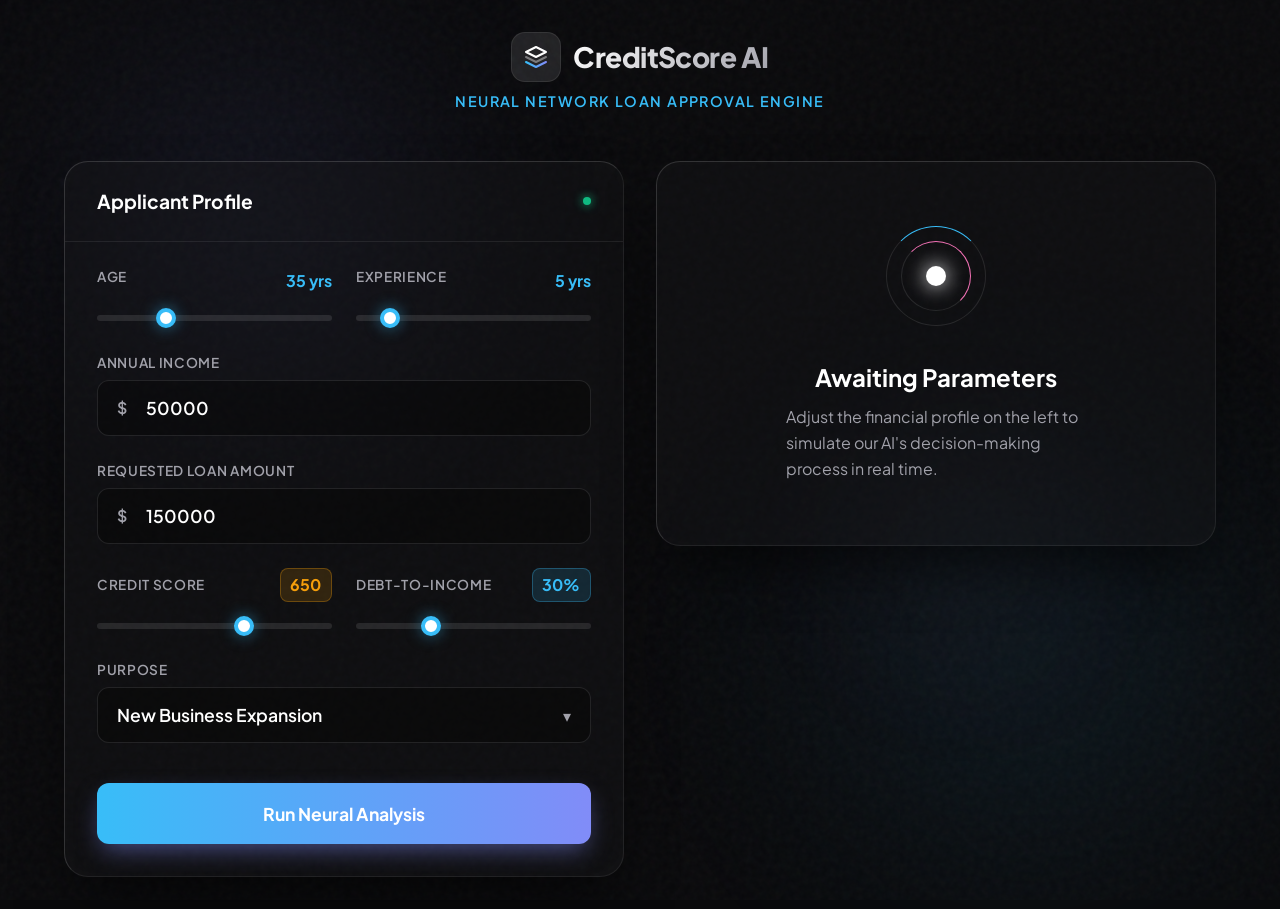
<file: index.html>
<!DOCTYPE html>
<html lang="en">
<head>
    <meta charset="UTF-8">
    <meta name="viewport" content="width=device-width, initial-scale=1.0">
    <title>CreditScore AI | Smart Pre-Approval</title>
    <!-- Premium Google Fonts: Plus Jakarta Sans for modern minimal feel -->
    <link href="https://fonts.googleapis.com/css2?family=Plus+Jakarta+Sans:wght@300;400;500;600;700;800&display=swap" rel="stylesheet">
    <link rel="stylesheet" href="style.css">
</head>
<body>
    <!-- Advanced Premium Background Mesh & Texture -->
    <div class="bg-texture"></div>
    <div class="ambient-glow glow-primary"></div>
    <div class="ambient-glow glow-secondary"></div>
    <div class="ambient-glow glow-accent"></div>

    <div class="container">
        <!-- Minimalist Header -->
        <header class="header slide-in-top">
            <div class="logo-group">
                <div class="logo-mark">
                    <svg width="24" height="24" viewBox="0 0 24 24" fill="none" xmlns="http://www.w3.org/2000/svg">
                        <path d="M12 2L2 7L12 12L22 7L12 2Z" stroke="white" stroke-width="2" stroke-linecap="round" stroke-linejoin="round"/>
                        <path d="M2 17L12 22L22 17" stroke="url(#paint0_linear)" stroke-width="2" stroke-linecap="round" stroke-linejoin="round"/>
                        <path d="M2 12L12 17L22 12" stroke="rgba(255,255,255,0.4)" stroke-width="2" stroke-linecap="round" stroke-linejoin="round"/>
                        <defs>
                            <linearGradient id="paint0_linear" x1="2" y1="17" x2="22" y2="17" gradientUnits="userSpaceOnUse">
                                <stop stop-color="#38BDF8" />
                                <stop offset="1" stop-color="#818CF8" />
                            </linearGradient>
                        </defs>
                    </svg>
                </div>
                <h2>CreditScore AI</h2>
            </div>
            <p class="tagline">Neural Network Loan Approval Engine</p>
        </header>

        <main class="dashboard-grid fade-in-up">
            <!-- Left Side: Interactive Input Panel -->
            <section class="glass-panel input-panel">
                <div class="panel-header">
                    <h3>Applicant Profile</h3>
                    <span class="status-dot"></span>
                </div>
                
                <form id="prediction-form" class="modern-form">
                    <div class="form-grid">
                        
                        <div class="input-group">
                            <div class="input-header">
                                <label for="age">Age</label>
                                <span class="val-display" id="age-val">35 yrs</span>
                            </div>
                            <input type="range" id="age" min="18" max="80" value="35" class="sleek-slider focus-primary">
                        </div>

                        <div class="input-group">
                            <div class="input-header">
                                <label for="years-employed">Experience</label>
                                <span class="val-display" id="years-val">5 yrs</span>
                            </div>
                            <input type="range" id="years-employed" min="0" max="45" value="5" class="sleek-slider focus-secondary">
                        </div>

                        <div class="input-group full-width">
                            <label for="income">Annual Income</label>
                            <div class="currency-input">
                                <span class="currency-symbol">$</span>
                                <input type="number" id="income" value="50000" min="15000" max="500000" step="1000">
                            </div>
                        </div>

                        <div class="input-group full-width">
                            <label for="loan-amount">Requested Loan Amount</label>
                            <div class="currency-input input-glow-accent">
                                <span class="currency-symbol">$</span>
                                <input type="number" id="loan-amount" value="150000" min="10000" max="1000000" step="5000">
                            </div>
                        </div>

                        <div class="input-group">
                            <div class="input-header">
                                <label for="credit-score">Credit Score</label>
                                <span class="val-display badge badge-gold" id="credit-val">650</span>
                            </div>
                            <input type="range" id="credit-score" min="300" max="850" value="650" class="sleek-slider">
                        </div>

                        <div class="input-group">
                            <div class="input-header">
                                <label for="dti">Debt-to-Income</label>
                                <span class="val-display badge" id="dti-val">30%</span>
                            </div>
                            <input type="range" id="dti" min="0" max="1" value="0.30" step="0.01" class="sleek-slider">
                        </div>

                        <div class="input-group full-width">
                            <label for="loan-purpose">Purpose</label>
                            <div class="select-wrapper">
                                <select id="loan-purpose">
                                    <option value="Home Improvement">Home Improvement</option>
                                    <option value="Debt Consolidation">Debt Consolidation</option>
                                    <option value="Business" selected>New Business Expansion</option>
                                    <option value="Education">Education</option>
                                    <option value="Medical">Medical Expenses</option>
                                    <option value="Personal">Personal Goal</option>
                                    <option value="Auto">Auto Financing</option>
                                    <option value="Other">Other</option>
                                </select>
                                <div class="select-indicator">▾</div>
                            </div>
                        </div>
                    </div>

                    <div class="action-footer">
                        <button type="submit" id="predict-btn" class="neuro-btn">
                            <span class="btn-text">Run Neural Analysis</span>
                            <div class="btn-shimmer"></div>
                            <svg class="loader-svg hidden" id="btn-loader" viewBox="0 0 24 24">
                                <circle cx="12" cy="12" r="10" fill="none" stroke-width="3" stroke="rgba(255,255,255,0.3)"/>
                                <path d="M12 2a10 10 0 0 1 10 10" fill="none" stroke="white" stroke-width="3" stroke-linecap="round"/>
                            </svg>
                        </button>
                    </div>
                </form>
            </section>

            <!-- Right Side: AI Results Panel -->
            <section class="results-container">
                <!-- Initial Placeholder -->
                <div id="initial-state" class="glass-panel text-center placeholder-state">
                    <div class="orbit-spinner">
                        <div class="orbit-ring ring-1"></div>
                        <div class="orbit-ring ring-2"></div>
                        <div class="orbit-core"></div>
                    </div>
                    <h2>Awaiting Parameters</h2>
                    <p>Adjust the financial profile on the left to simulate our AI's decision-making process in real time.</p>
                </div>

                <!-- Dashboard (Hidden initially) -->
                <div id="results-dashboard" class="dashboard-stack hidden">
                    
                    <div class="glass-panel major-decision" id="decision-card">
                        <div class="card-bg-glow"></div>
                        <p class="overline">AI Final Verdict</p>
                        <h2 id="decision-text" class="glitch-text">APPROVED</h2>
                    </div>

                    <div class="analytics-grid">
                        <div class="glass-panel analytic-card gradient-border">
                            <h3>Approval Confidence</h3>
                            <div class="gauge-container">
                                <svg viewBox="0 0 120 120" class="gauge">
                                    <circle class="gauge-track" cx="60" cy="60" r="50"></circle>
                                    <circle class="gauge-fill" id="approval-gauge" cx="60" cy="60" r="50"></circle>
                                </svg>
                                <div class="gauge-value" id="approval-value">0<span class="percent">%</span></div>
                            </div>
                        </div>
                        
                        <div class="glass-panel analytic-card">
                            <h3>Risk Probability</h3>
                            <div class="gauge-container">
                                <svg viewBox="0 0 120 120" class="gauge">
                                    <circle class="gauge-track" cx="60" cy="60" r="50"></circle>
                                    <circle class="gauge-fill gauge-danger" id="denial-gauge" cx="60" cy="60" r="50"></circle>
                                </svg>
                                <div class="gauge-value text-danger" id="denial-value">0<span class="percent">%</span></div>
                            </div>
                        </div>
                    </div>

                    <div class="glass-panel ai-insight-card">
                        <div class="insight-header">
                            <span class="icon-sparkle">✨</span>
                            <h3>Neural Insights</h3>
                        </div>
                        <div class="insight-body" id="rec-content">
                            <!-- Dynamic Content -->
                        </div>
                    </div>

                </div>
            </section>
        </main>
    </div>

    <script src="script.js"></script>
</body>
</html>
</file>
<file: style.css>
:root {
    --bg-dark: #09090b;
    --glass-bg: rgba(24, 24, 27, 0.4);
    --glass-border: rgba(255, 255, 255, 0.08);
    --glass-highlight: rgba(255, 255, 255, 0.15);
    
    --text-primary: #ffffff;
    --text-secondary: #a1a1aa;
    
    --primary: #38bdf8;
    --primary-glow: rgba(56, 189, 248, 0.5);
    --secondary: #818cf8;
    --accent: #f472b6;
    
    --success: #10b981;
    --danger: #ef4444;
    --warning: #f59e0b;
    
    --font-sans: 'Plus Jakarta Sans', sans-serif;
}

* {
    box-sizing: border-box;
    margin: 0;
    padding: 0;
    -webkit-font-smoothing: antialiased;
}

body {
    background-color: var(--bg-dark);
    color: var(--text-primary);
    font-family: var(--font-sans);
    min-height: 100vh;
    overflow-x: hidden;
    position: relative;
    line-height: 1.6;
}

/* Texture & Ambience */
.bg-texture {
    position: fixed;
    top: 0; left: 0; width: 100%; height: 100%;
    background-image: url("data:image/svg+xml,%3Csvg viewBox='0 0 200 200' xmlns='http://www.w3.org/2000/svg'%3E%3Cfilter id='noiseFilter'%3E%3CfeTurbulence type='fractalNoise' baseFrequency='0.65' numOctaves='3' stitchTiles='stitch'/%3E%3C/filter%3E%3Crect width='100%25' height='100%25' filter='url(%23noiseFilter)' opacity='0.04'/%3E%3C/svg%3E");
    pointer-events: none;
    z-index: 10;
}

.ambient-glow {
    position: fixed;
    border-radius: 50%;
    filter: blur(100px);
    opacity: 0.4;
    z-index: -1;
    animation: drift 25s infinite alternate ease-in-out;
}

.glow-primary {
    top: -10%; left: -5%;
    width: 50vw; height: 50vw;
    background: radial-gradient(circle, rgba(129, 140, 248, 0.3) 0%, transparent 60%);
}

.glow-secondary {
    bottom: -15%; right: -10%;
    width: 60vw; height: 60vw;
    background: radial-gradient(circle, rgba(56, 189, 248, 0.25) 0%, transparent 60%);
    animation-delay: -10s;
}

.glow-accent {
    top: 40%; left: 60%;
    width: 30vw; height: 30vw;
    background: radial-gradient(circle, rgba(244, 114, 182, 0.15) 0%, transparent 60%);
    animation-delay: -5s;
}

@keyframes drift {
    0% { transform: translate(0px, 0px) scale(1); }
    100% { transform: translate(80px, 60px) scale(1.1); }
}

/* General Layout */
.container {
    max-width: 1200px;
    margin: 0 auto;
    padding: 2rem 1.5rem;
    position: relative;
    z-index: 20;
}

.glass-panel {
    background: var(--glass-bg);
    backdrop-filter: blur(24px) saturate(180%);
    -webkit-backdrop-filter: blur(24px) saturate(180%);
    border: 1px solid var(--glass-border);
    border-top: 1px solid var(--glass-highlight);
    border-left: 1px solid var(--glass-highlight);
    border-radius: 24px;
    box-shadow: 0 30px 60px -15px rgba(0, 0, 0, 0.6), inset 0 0 20px rgba(255, 255, 255, 0.02);
}

/* Header */
.header {
    display: flex;
    flex-direction: column;
    align-items: center;
    margin-bottom: 3rem;
}

.logo-group {
    display: flex;
    align-items: center;
    gap: 0.75rem;
}

.logo-mark {
    background: rgba(255,255,255,0.1);
    padding: 0.75rem;
    border-radius: 14px;
    border: 1px solid var(--glass-border);
    display: flex;
}

.header h2 {
    font-size: 1.75rem;
    font-weight: 800;
    letter-spacing: -0.02em;
    background: linear-gradient(135deg, #ffffff 0%, #a1a1aa 100%);
    -webkit-background-clip: text;
    -webkit-text-fill-color: transparent;
}

.tagline {
    color: var(--primary);
    font-weight: 600;
    font-size: 0.9rem;
    text-transform: uppercase;
    letter-spacing: 0.1em;
    margin-top: 0.5rem;
}

/* Grid */
.dashboard-grid {
    display: grid;
    grid-template-columns: 1fr 1fr;
    gap: 2rem;
    align-items: start;
}

@media (max-width: 900px) {
    .dashboard-grid { grid-template-columns: 1fr; }
}

/* Panel Header */
.panel-header {
    display: flex;
    justify-content: space-between;
    align-items: center;
    padding: 1.5rem 2rem;
    border-bottom: 1px solid var(--glass-border);
    margin-bottom: 1.5rem;
}

.panel-header h3 {
    font-size: 1.2rem;
    font-weight: 700;
}

.status-dot {
    width: 8px; height: 8px;
    background: var(--success);
    border-radius: 50%;
    box-shadow: 0 0 10px var(--success);
    animation: pulse-dot 2s infinite;
}

@keyframes pulse-dot {
    0% { box-shadow: 0 0 0 0 rgba(16, 185, 129, 0.7); }
    70% { box-shadow: 0 0 0 6px rgba(16, 185, 129, 0); }
    100% { box-shadow: 0 0 0 0 rgba(16, 185, 129, 0); }
}

/* Forms & Inputs */
.modern-form {
    padding: 0 2rem 2rem;
}

.form-grid {
    display: grid;
    grid-template-columns: 1fr 1fr;
    gap: 1.5rem;
}

.full-width { grid-column: 1 / -1; }

.input-header {
    display: flex;
    justify-content: space-between;
    align-items: flex-end;
    margin-bottom: 0.5rem;
}

label {
    font-size: 0.85rem;
    font-weight: 600;
    color: var(--text-secondary);
    text-transform: uppercase;
    letter-spacing: 0.05em;
    display: block;
    margin-bottom: 0.4rem;
}

.val-display {
    font-weight: 700;
    color: var(--primary);
    font-size: 1rem;
}

.badge {
    background: rgba(56, 189, 248, 0.15);
    padding: 0.2rem 0.6rem;
    border-radius: 8px;
    border: 1px solid rgba(56, 189, 248, 0.3);
}

.badge-gold {
    color: var(--warning);
    background: rgba(245, 158, 11, 0.15);
    border-color: rgba(245, 158, 11, 0.3);
}

/* Custom Sliders */
.sleek-slider {
    -webkit-appearance: none;
    width: 100%;
    height: 6px;
    background: rgba(255, 255, 255, 0.1);
    border-radius: 8px;
    outline: none;
    transition: all 0.3s;
}

.sleek-slider::-webkit-slider-thumb {
    -webkit-appearance: none;
    width: 20px; height: 20px;
    background: white;
    border: 4px solid var(--primary);
    border-radius: 50%;
    cursor: pointer;
    box-shadow: 0 0 15px var(--primary-glow);
    transition: transform 0.2s, box-shadow 0.2s;
}

.sleek-slider::-webkit-slider-thumb:hover {
    transform: scale(1.3);
    box-shadow: 0 0 25px var(--primary-glow);
}

/* Inputs & Selects */
.currency-input, .select-wrapper {
    position: relative;
    display: flex;
    align-items: center;
    background: rgba(0, 0, 0, 0.3);
    border: 1px solid rgba(255, 255, 255, 0.1);
    border-radius: 12px;
    overflow: hidden;
    transition: border-color 0.3s, box-shadow 0.3s;
}

.currency-input:focus-within {
    border-color: var(--secondary);
    box-shadow: 0 0 0 3px rgba(129, 140, 248, 0.2);
}

.currency-symbol {
    padding-left: 1.2rem;
    color: var(--text-secondary);
    font-weight: 600;
}

input[type="number"], select {
    width: 100%;
    background: transparent;
    border: none;
    color: white;
    font-family: inherit;
    font-size: 1.1rem;
    font-weight: 600;
    padding: 1rem 1.2rem;
    outline: none;
    appearance: none;
    -webkit-appearance: none;
}

select {
    cursor: pointer;
    padding-right: 2.5rem;
}

/* Ensure dropdown options have dark bg since transparent doesn't work for <option> */
select option {
    background: var(--bg-dark);
    color: white;
}

.select-indicator {
    position: absolute;
    right: 1.2rem;
    pointer-events: none;
    color: var(--text-secondary);
}

/* Action Button */
.action-footer {
    margin-top: 2.5rem;
}

.neuro-btn {
    position: relative;
    width: 100%;
    background: linear-gradient(90deg, var(--primary), var(--secondary));
    color: white;
    border: none;
    padding: 1.2rem;
    border-radius: 12px;
    font-family: inherit;
    font-size: 1.1rem;
    font-weight: 700;
    cursor: pointer;
    overflow: hidden;
    transition: transform 0.2s, box-shadow 0.2s;
    box-shadow: 0 10px 25px -5px rgba(129, 140, 248, 0.5);
    display: flex;
    justify-content: center;
    align-items: center;
}

.neuro-btn:hover {
    transform: translateY(-2px);
    box-shadow: 0 15px 35px -5px rgba(129, 140, 248, 0.6);
}

.neuro-btn:active {
    transform: translateY(1px);
}

.btn-shimmer {
    position: absolute;
    top: 0; left: -100%;
    width: 50%; height: 100%;
    background: linear-gradient(90deg, transparent, rgba(255,255,255,0.3), transparent);
    transform: skewX(-20deg);
    animation: shimmer 4s infinite;
}

@keyframes shimmer {
    0% { left: -100%; }
    20% { left: 200%; }
    100% { left: 200%; }
}

.loader-svg {
    width: 24px; height: 24px;
    animation: rotate 1s linear infinite;
}

@keyframes rotate { 
    100% { transform: rotate(360deg); } 
}

.hidden { display: none !important; }

/* Placeholder Orbit Animation */
.placeholder-state {
    height: 100%;
    display: flex;
    flex-direction: column;
    align-items: center;
    justify-content: center;
    padding: 4rem 3rem;
}

.placeholder-state h2 {
    margin-top: 2rem;
    font-size: 1.5rem;
    color: var(--text-primary);
}

.placeholder-state p {
    color: var(--text-secondary);
    margin-top: 0.5rem;
    font-size: 1rem;
    max-width: 300px;
}

.orbit-spinner {
    position: relative;
    width: 100px; height: 100px;
}

.orbit-core {
    position: absolute;
    top: 50%; left: 50%;
    transform: translate(-50%, -50%);
    width: 20px; height: 20px;
    background: white;
    border-radius: 50%;
    box-shadow: 0 0 20px white;
}

.orbit-ring {
    position: absolute;
    top: 0; left: 0; width: 100%; height: 100%;
    border-radius: 50%;
    border: 1px solid rgba(255,255,255,0.1);
    border-top-color: var(--primary);
    animation: spin-ring 3s linear infinite;
}

.ring-2 {
    border-top-color: var(--accent);
    border-right-color: var(--accent);
    animation-duration: 2s;
    animation-direction: reverse;
    width: 70%; height: 70%;
    top: 15%; left: 15%;
}

@keyframes spin-ring { 100% { transform: rotate(360deg); } }

/* Results Dashboard */
.dashboard-stack {
    display: flex;
    flex-direction: column;
    gap: 1.5rem;
}

.major-decision {
    position: relative;
    padding: 3rem 2rem;
    text-align: center;
    overflow: hidden;
}

.card-bg-glow {
    position: absolute;
    top: 50%; left: 50%; transform: translate(-50%, -50%);
    width: 150px; height: 150px;
    background: var(--success);
    filter: blur(80px);
    opacity: 0.3;
    z-index: 0;
    transition: background 0.5s;
}

.major-decision .overline {
    position: relative; z-index: 1;
    font-size: 0.9rem;
    text-transform: uppercase;
    letter-spacing: 0.1em;
    color: var(--text-secondary);
    margin-bottom: 0.5rem;
}

.glitch-text {
    position: relative; z-index: 1;
    font-size: 3.5rem;
    font-weight: 800;
    letter-spacing: -0.02em;
    text-shadow: 0 10px 30px rgba(0,0,0,0.5);
}

.decision-approved .glitch-text { color: var(--success); }
.decision-approved .card-bg-glow { background: var(--success); }

.decision-denied .glitch-text { color: var(--danger); }
.decision-denied .card-bg-glow { background: var(--danger); }

/* Gauges */
.analytics-grid {
    display: grid;
    grid-template-columns: 1fr 1fr;
    gap: 1.5rem;
}

.analytic-card {
    padding: 1.5rem;
    display: flex;
    flex-direction: column;
    align-items: center;
}

.analytic-card h3 {
    font-size: 0.95rem;
    color: var(--text-secondary);
    font-weight: 600;
    margin-bottom: 1rem;
}

.gauge-container {
    position: relative;
    width: 140px; height: 140px;
}

.gauge {
    width: 100%; height: 100%;
    transform: rotate(-90deg);
}

.gauge-track {
    fill: none;
    stroke: rgba(255,255,255,0.05);
    stroke-width: 12;
}

.gauge-fill {
    fill: none;
    stroke: var(--success);
    stroke-width: 12;
    stroke-linecap: round;
    stroke-dasharray: 314; /* 2 * pi * 50 */
    stroke-dashoffset: 314;
    transition: stroke-dashoffset 2s cubic-bezier(0.1, 0.7, 0.1, 1);
}

.gauge-danger {
    stroke: var(--danger);
}

.gauge-value {
    position: absolute;
    top: 50%; left: 50%; transform: translate(-50%, -50%);
    font-size: 2.2rem;
    font-weight: 800;
    display: flex;
    align-items: baseline;
}

.gauge-value .percent {
    font-size: 1rem;
    color: var(--text-secondary);
    margin-left: 0.2rem;
}

/* Insight Card */
.ai-insight-card {
    padding: 1.5rem 2rem;
}

.insight-header {
    display: flex;
    align-items: center;
    gap: 0.75rem;
    margin-bottom: 1rem;
    border-bottom: 1px solid var(--glass-border);
    padding-bottom: 1rem;
}

.insight-header h3 {
    font-size: 1.1rem;
    font-weight: 700;
}

.icon-sparkle { font-size: 1.2rem; }

.insight-body p {
    color: var(--text-secondary);
    margin-bottom: 1rem;
}

.insight-body ul {
    list-style: none;
}

.insight-body li {
    position: relative;
    padding-left: 1.5rem;
    margin-bottom: 0.5rem;
    color: #e4e4e7;
}

.insight-body li::before {
    content: '→';
    position: absolute;
    left: 0;
    color: var(--primary);
    font-weight: bold;
}

/* Animations */
.fade-in-up {
    animation: fadeInUp 0.8s cubic-bezier(0.1, 0.7, 0.1, 1) forwards;
}

.slide-in-top {
    animation: slideInTop 0.8s cubic-bezier(0.1, 0.7, 0.1, 1) forwards;
}

@keyframes fadeInUp {
    from { opacity: 0; transform: translateY(40px); }
    to { opacity: 1; transform: translateY(0); }
}

@keyframes slideInTop {
    from { opacity: 0; transform: translateY(-40px); }
    to { opacity: 1; transform: translateY(0); }
}
</file>
